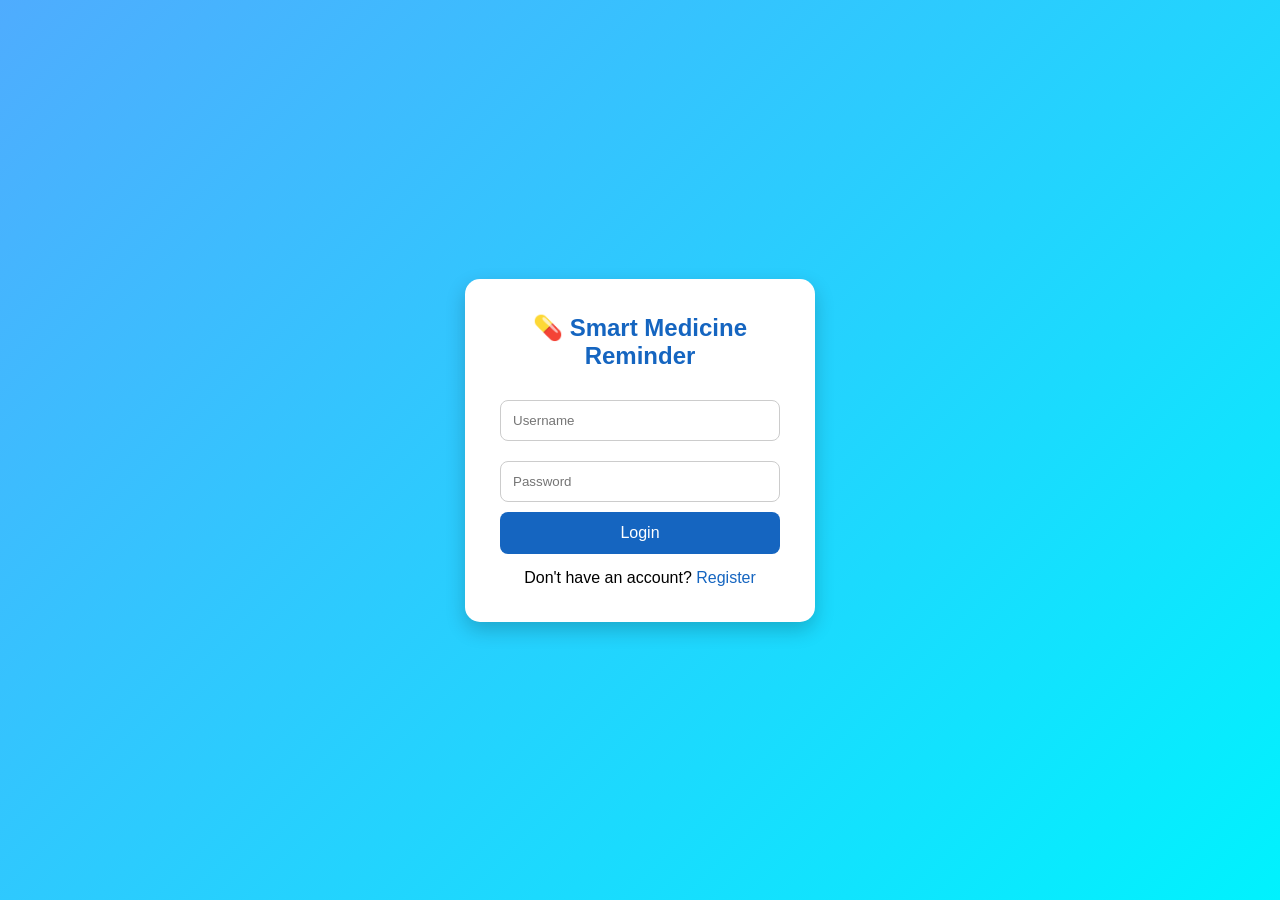
<file: templates/login.html>
<!DOCTYPE html>
<html>
<head>
    <title>Login</title>
    <style>
        *{
            margin:0;
            padding:0;
            box-sizing:border-box;
            font-family:Arial,sans-serif;
        }

        body{
            height:100vh;
            display:flex;
            justify-content:center;
            align-items:center;
            background:linear-gradient(135deg,#4facfe,#00f2fe);
        }

        .container{
            background:white;
            padding:35px;
            width:350px;
            border-radius:15px;
            box-shadow:0 8px 20px rgba(0,0,0,0.2);
            text-align:center;
        }

        h2{
            color:#1565c0;
            margin-bottom:20px;
        }

        input{
            width:100%;
            padding:12px;
            margin:10px 0;
            border:1px solid #ccc;
            border-radius:8px;
        }

        button{
            width:100%;
            padding:12px;
            background:#1565c0;
            color:white;
            border:none;
            border-radius:8px;
            cursor:pointer;
            font-size:16px;
        }

        button:hover{
            background:#0d47a1;
        }

        a{
            text-decoration:none;
            color:#1565c0;
        }

        p{
            margin-top:15px;
        }
    </style>
</head>

<body>

<div class="container">

<h2>💊 Smart Medicine Reminder</h2>

<form method="POST">

<input type="text" name="username" placeholder="Username" required>

<input type="password" name="password" placeholder="Password" required>

<button type="submit">Login</button>

</form>

<p>Don't have an account?
<a href="/register">Register</a></p>

</div>

</body>
</html>
</file>
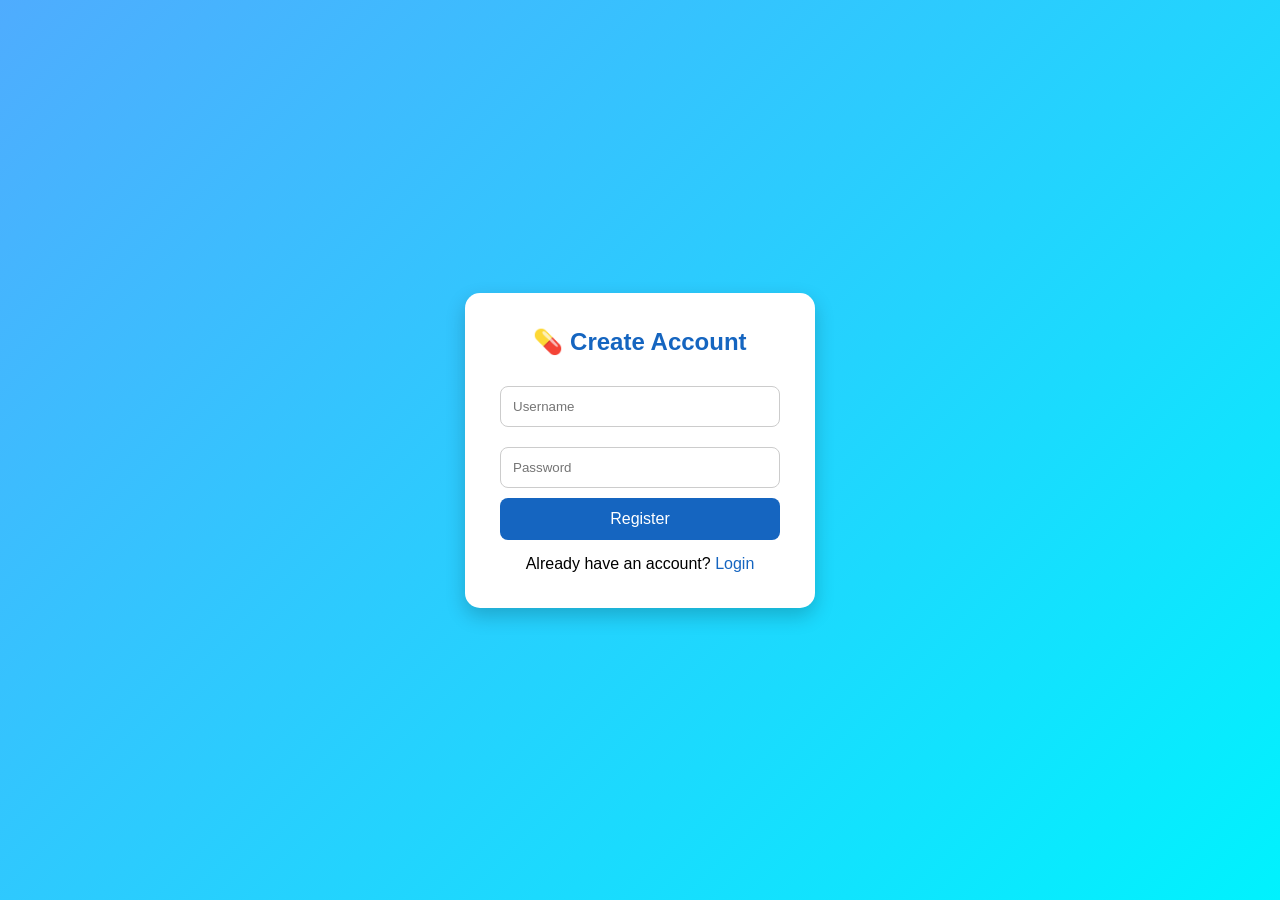
<file: templates/register.html>
<!DOCTYPE html>
<html>
<head>
    <title>Register</title>

    <style>
        *{
            margin:0;
            padding:0;
            box-sizing:border-box;
            font-family:Arial,sans-serif;
        }

        body{
            height:100vh;
            display:flex;
            justify-content:center;
            align-items:center;
            background:linear-gradient(135deg,#4facfe,#00f2fe);
        }

        .container{
            background:white;
            padding:35px;
            width:350px;
            border-radius:15px;
            box-shadow:0 8px 20px rgba(0,0,0,0.2);
            text-align:center;
        }

        h2{
            color:#1565c0;
            margin-bottom:20px;
        }

        input{
            width:100%;
            padding:12px;
            margin:10px 0;
            border:1px solid #ccc;
            border-radius:8px;
        }

        button{
            width:100%;
            padding:12px;
            background:#1565c0;
            color:white;
            border:none;
            border-radius:8px;
            cursor:pointer;
            font-size:16px;
        }

        button:hover{
            background:#945cb8;
        }

        a{
            text-decoration:none;
            color:#1565c0;
        }

        p{
            margin-top:15px;
        }
    </style>

</head>

<body>

<div class="container">

<h2>💊 Create Account</h2>

<form method="POST">

<input type="text" name="username" placeholder="Username" required>

<input type="password" name="password" placeholder="Password" required>

<button type="submit">Register</button>

</form>

<p>Already have an account?
<a href="/login">Login</a></p>

</div>

</body>
</html>
</file>
